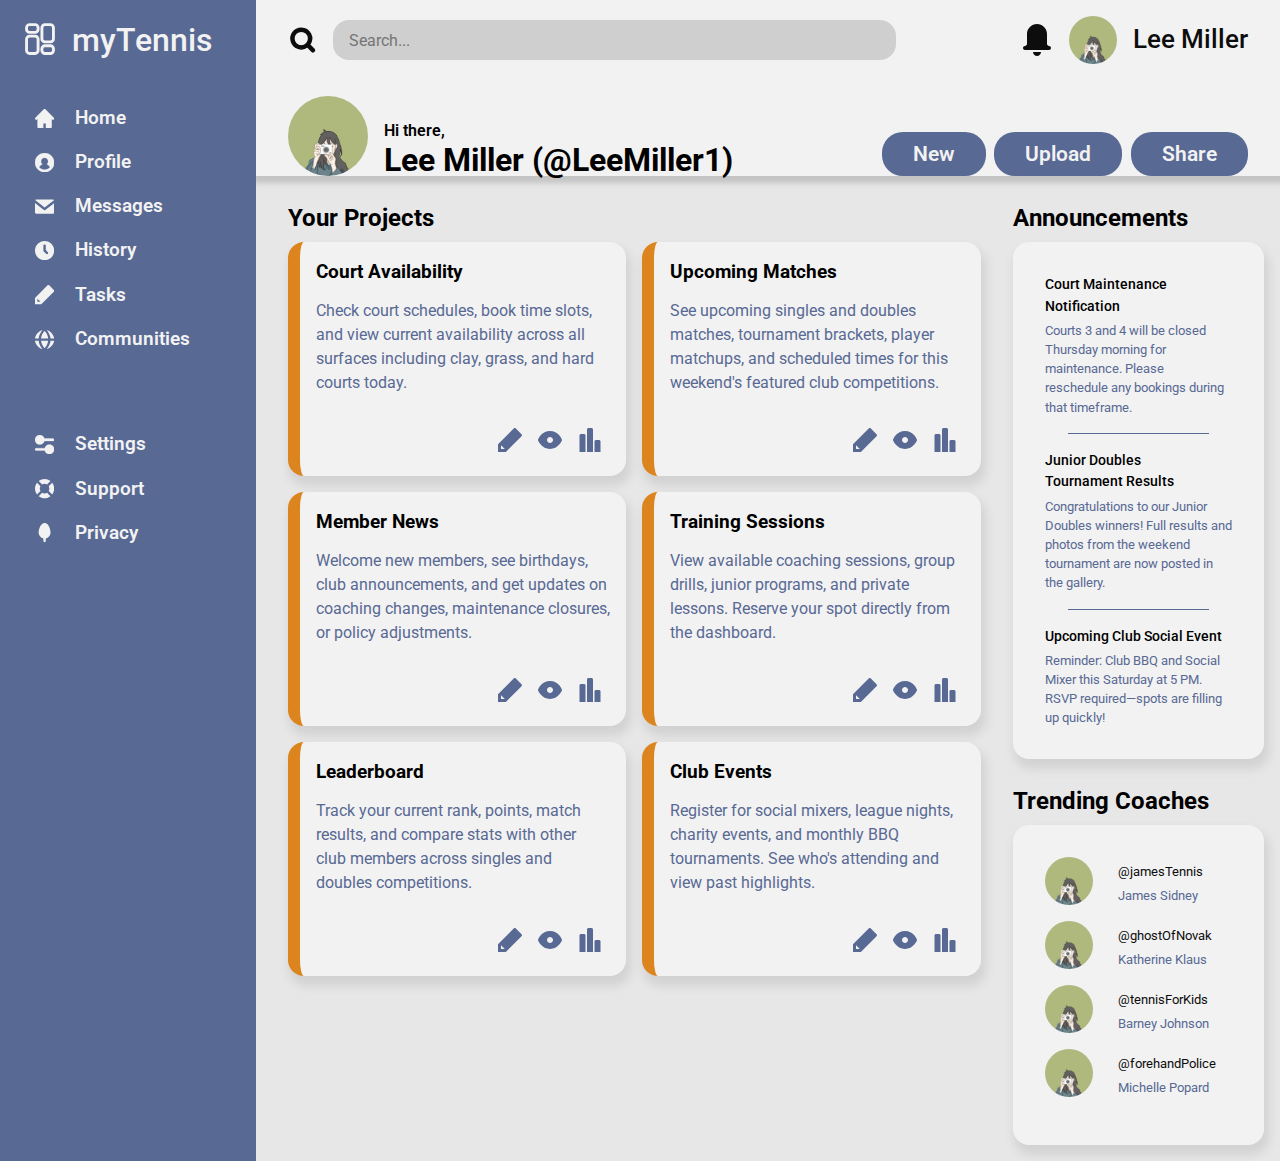
<file: index.html>
<!DOCTYPE html>
<html lang="en">
<head>
  <meta charset="UTF-8">
  <meta name="viewport" content="width=device-width, initial-scale=1.0">
  <link rel="stylesheet" href="styles.css">

  <link rel="preconnect" href="https://fonts.googleapis.com">
  <link rel="preconnect" href="https://fonts.gstatic.com" crossorigin>
  <link href="https://fonts.googleapis.com/css2?family=Roboto:ital,wght@0,100..900;1,100..900&display=swap" rel="stylesheet">

  <title>Dashboard</title>
</head>
<body>
  <div id="container">

    <div id="sidebar">
      <div class="logo">
        <svg viewBox="0 -0.5 25 25" fill="none" xmlns="http://www.w3.org/2000/svg"><g id="SVGRepo_bgCarrier" stroke-width="0"></g><g id="SVGRepo_tracerCarrier" stroke-linecap="round" stroke-linejoin="round"></g><g id="SVGRepo_iconCarrier"> <path fill-rule="evenodd" clip-rule="evenodd" d="M9.918 10.0005H7.082C6.66587 9.99708 6.26541 10.1591 5.96873 10.4509C5.67204 10.7427 5.50343 11.1404 5.5 11.5565V17.4455C5.5077 18.3117 6.21584 19.0078 7.082 19.0005H9.918C10.3341 19.004 10.7346 18.842 11.0313 18.5502C11.328 18.2584 11.4966 17.8607 11.5 17.4445V11.5565C11.4966 11.1404 11.328 10.7427 11.0313 10.4509C10.7346 10.1591 10.3341 9.99708 9.918 10.0005Z" stroke="#f2f2f2" stroke-width="1.5" stroke-linecap="round" stroke-linejoin="round"></path> <path fill-rule="evenodd" clip-rule="evenodd" d="M9.918 4.0006H7.082C6.23326 3.97706 5.52559 4.64492 5.5 5.4936V6.5076C5.52559 7.35629 6.23326 8.02415 7.082 8.0006H9.918C10.7667 8.02415 11.4744 7.35629 11.5 6.5076V5.4936C11.4744 4.64492 10.7667 3.97706 9.918 4.0006Z" stroke="#f2f2f2" stroke-width="1.5" stroke-linecap="round" stroke-linejoin="round"></path> <path fill-rule="evenodd" clip-rule="evenodd" d="M15.082 13.0007H17.917C18.3333 13.0044 18.734 12.8425 19.0309 12.5507C19.3278 12.2588 19.4966 11.861 19.5 11.4447V5.55666C19.4966 5.14054 19.328 4.74282 19.0313 4.45101C18.7346 4.1592 18.3341 3.9972 17.918 4.00066H15.082C14.6659 3.9972 14.2654 4.1592 13.9687 4.45101C13.672 4.74282 13.5034 5.14054 13.5 5.55666V11.4447C13.5034 11.8608 13.672 12.2585 13.9687 12.5503C14.2654 12.8421 14.6659 13.0041 15.082 13.0007Z" stroke="#f2f2f2" stroke-width="1.5" stroke-linecap="round" stroke-linejoin="round"></path> <path fill-rule="evenodd" clip-rule="evenodd" d="M15.082 19.0006H17.917C18.7661 19.0247 19.4744 18.3567 19.5 17.5076V16.4936C19.4744 15.6449 18.7667 14.9771 17.918 15.0006H15.082C14.2333 14.9771 13.5256 15.6449 13.5 16.4936V17.5066C13.525 18.3557 14.2329 19.0241 15.082 19.0006Z" stroke="#f2f2f2" stroke-width="1.5" stroke-linecap="round" stroke-linejoin="round"></path> </g></svg>
        <span>myTennis</span>
      </div>
      
      <div class="upper-nav">
        <ul class="upper-nav-list">
          <li class="inline-menu-item">
            <svg version="1.0" id="Layer_1" xmlns="http://www.w3.org/2000/svg" xmlns:xlink="http://www.w3.org/1999/xlink" viewBox="0 0 64 64" enable-background="new 0 0 64 64" xml:space="preserve" fill="#f2f2f2"><g id="SVGRepo_bgCarrier" stroke-width="0"></g><g id="SVGRepo_tracerCarrier" stroke-linecap="round" stroke-linejoin="round"></g><g id="SVGRepo_iconCarrier"> <path fill="#f2f2f2" d="M62.79,29.172l-28-28C34.009,0.391,32.985,0,31.962,0s-2.047,0.391-2.828,1.172l-28,28 c-1.562,1.566-1.484,4.016,0.078,5.578c1.566,1.57,3.855,1.801,5.422,0.234L8,33.617V60c0,2.211,1.789,4,4,4h16V48h8v16h16 c2.211,0,4-1.789,4-4V33.695l1.195,1.195c1.562,1.562,3.949,1.422,5.516-0.141C64.274,33.188,64.356,30.734,62.79,29.172z"></path> </g></svg>
            <a href="">Home</a>
          </li>
          <li class="inline-menu-item">
            <svg fill="#f2f2f2" version="1.0" id="Layer_1" xmlns="http://www.w3.org/2000/svg" xmlns:xlink="http://www.w3.org/1999/xlink" viewBox="0 0 64 64" enable-background="new 0 0 64 64" xml:space="preserve" stroke="#f2f2f2"><g id="SVGRepo_bgCarrier" stroke-width="0"></g><g id="SVGRepo_tracerCarrier" stroke-linecap="round" stroke-linejoin="round"></g><g id="SVGRepo_iconCarrier"> <path d="M32,0C14.328,0,0,14.328,0,32s14.328,32,32,32s32-14.328,32-32S49.672,0,32,0z M32,56c-7.254,0-13.742-3.234-18.145-8.32 c2.148-4.656,6.016-8.352,10.809-10.246C21.844,35.234,20,31.848,20,28c0-6.625,5.371-12,12-12s12,5.375,12,12 c0,3.848-1.844,7.234-4.664,9.434c4.793,1.895,8.66,5.59,10.809,10.246C45.742,52.766,39.254,56,32,56z"></path> </g></svg>
            <a href="">Profile</a>
          </li>
          <li class="inline-menu-item">
            <svg version="1.0" id="Layer_1" xmlns="http://www.w3.org/2000/svg" xmlns:xlink="http://www.w3.org/1999/xlink" viewBox="0 0 64 64" enable-background="new 0 0 64 64" xml:space="preserve" fill="#f2f2f2"><g id="SVGRepo_bgCarrier" stroke-width="0"></g><g id="SVGRepo_tracerCarrier" stroke-linecap="round" stroke-linejoin="round"></g><g id="SVGRepo_iconCarrier"> <g> <path fill="#f2f2f2" d="M32,34.934L63.617,10.34C62.984,8.965,61.613,8,60,8H4c-1.613,0-2.984,0.965-3.617,2.34L32,34.934z"></path> <path fill="#f2f2f2" d="M34.457,43.156C33.734,43.719,32.867,44,32,44s-1.734-0.281-2.457-0.844L0,20.18V52c0,2.211,1.789,4,4,4h56 c2.211,0,4-1.789,4-4V20.18L34.457,43.156z"></path> </g> </g></svg>
            <a href="">Messages</a>
          </li>
          <li class="inline-menu-item">
            <svg version="1.0" id="Layer_1" xmlns="http://www.w3.org/2000/svg" xmlns:xlink="http://www.w3.org/1999/xlink" viewBox="0 0 64 64" enable-background="new 0 0 64 64" xml:space="preserve" fill="#f2f2f2"><g id="SVGRepo_bgCarrier" stroke-width="0"></g><g id="SVGRepo_tracerCarrier" stroke-linecap="round" stroke-linejoin="round"></g><g id="SVGRepo_iconCarrier"> <path fill="#f2f2f2" d="M32,0C14.328,0,0,14.328,0,32s14.328,32,32,32s32-14.328,32-32S49.672,0,32,0z M42.844,42.844 c-1.566,1.566-4.168,1.488-5.734-0.078l-7.934-7.934c-0.371-0.367-0.664-0.812-0.867-1.305C28.105,33.039,28,32.523,28,32V16 c0-2.211,1.789-4,4-4s4,1.789,4,4v14.344l6.859,6.859C44.426,38.77,44.406,41.281,42.844,42.844z"></path> </g></svg>
            <a href="">History</a>
          </li>
          <li class="inline-menu-item">
            <svg version="1.0" id="Layer_1" xmlns="http://www.w3.org/2000/svg" xmlns:xlink="http://www.w3.org/1999/xlink" viewBox="0 0 64 64" enable-background="new 0 0 64 64" xml:space="preserve" fill="#f2f2f2"><g id="SVGRepo_bgCarrier" stroke-width="0"></g><g id="SVGRepo_tracerCarrier" stroke-linecap="round" stroke-linejoin="round"></g><g id="SVGRepo_iconCarrier"> <path fill="#f2f2f2" d="M62.829,16.484L47.513,1.171c-1.562-1.563-4.094-1.563-5.657,0L0,43.031V64h20.973l41.856-41.855 C64.392,20.577,64.392,18.05,62.829,16.484z M18,56H8V46l0.172-0.172l10,10L18,56z"></path> </g></svg>
            <a href="">Tasks</a>
          </li>
          <li class="inline-menu-item">
            <svg version="1.0" id="Layer_1" xmlns="http://www.w3.org/2000/svg" xmlns:xlink="http://www.w3.org/1999/xlink" viewBox="0 0 64 64" enable-background="new 0 0 64 64" xml:space="preserve" fill="#f2f2f2"><g id="SVGRepo_bgCarrier" stroke-width="0"></g><g id="SVGRepo_tracerCarrier" stroke-linecap="round" stroke-linejoin="round"></g><g id="SVGRepo_iconCarrier"> <g> <path fill="#f2f2f2" d="M32,3.457C25.496,9.84,21.152,18.418,20.203,28h23.594C42.848,18.418,38.504,9.84,32,3.457z"></path> <path fill="#f2f2f2" d="M38.812,0c6.148,7.367,12.148,17.871,12.984,28H64C62.398,15.195,51.812,3.875,38.812,0z"></path> <path fill="#f2f2f2" d="M20.203,36C21.152,45.582,25.496,54.16,32,60.543C38.504,54.16,42.848,45.582,43.797,36H20.203z"></path> <path fill="#f2f2f2" d="M0,28h12.203c0.836-10.129,6.836-20.633,12.984-28C12.062,4.062,1.602,15.195,0,28z"></path> <path fill="#f2f2f2" d="M25.125,64c-6.148-7.367-12.086-17.871-12.922-28H0C1.602,48.805,12.062,60.125,25.125,64z"></path> <path fill="#f2f2f2" d="M64,36H51.797c-0.836,10.129-6.836,20.633-12.984,28C52,60.125,62.398,48.805,64,36z"></path> </g> </g></svg>
            <a href="">Communities</a>
          </li>
        </ul>
      </div>

      <div class="lower-nav">
        <ul class="lower-nav-list">
          <li class="inline-menu-item">
            <svg version="1.0" id="Layer_1" xmlns="http://www.w3.org/2000/svg" xmlns:xlink="http://www.w3.org/1999/xlink" viewBox="0 0 64 64" enable-background="new 0 0 64 64" xml:space="preserve" fill="#f2f2f2" stroke="#f2f2f2"><g id="SVGRepo_bgCarrier" stroke-width="0"></g><g id="SVGRepo_tracerCarrier" stroke-linecap="round" stroke-linejoin="round"></g><g id="SVGRepo_iconCarrier"> <g> <path fill="#f2f2f2" d="M16,32c7.445,0,13.648-5.109,15.434-12H60c2.211,0,4-1.789,4-4s-1.789-4-4-4H31.434 C29.648,5.109,23.445,0,16,0C7.164,0,0,7.164,0,16S7.164,32,16,32z"></path> <path fill="#f2f2f2" d="M48,32c-7.445,0-13.648,5.109-15.434,12H4c-2.211,0-4,1.789-4,4s1.789,4,4,4h28.566 C34.352,58.891,40.555,64,48,64c8.836,0,16-7.164,16-16S56.836,32,48,32z"></path> </g> </g></svg>
            <a href="">Settings</a></li>
          <li class="inline-menu-item">
            <svg version="1.0" id="Layer_1" xmlns="http://www.w3.org/2000/svg" xmlns:xlink="http://www.w3.org/1999/xlink" viewBox="0 0 64 64" enable-background="new 0 0 64 64" xml:space="preserve" fill="#f2f2f2"><g id="SVGRepo_bgCarrier" stroke-width="0"></g><g id="SVGRepo_tracerCarrier" stroke-linecap="round" stroke-linejoin="round"></g><g id="SVGRepo_iconCarrier"> <g> <path fill="#f2f2f2" d="M32,16c2.961,0,5.699,0.859,8.078,2.262l11.52-11.52C46.18,2.531,39.391,0,32,0 c-7.395,0-14.18,2.531-19.602,6.742l11.52,11.523C26.297,16.859,29.039,16,32,16z"></path> <path fill="#f2f2f2" d="M57.262,12.406L45.738,23.922C47.141,26.301,48,29.039,48,32s-0.859,5.703-2.262,8.078l11.52,11.52 C61.469,46.18,64,39.391,64,32S61.469,17.82,57.262,12.406z"></path> <path fill="#f2f2f2" d="M40.078,45.738C37.699,47.141,34.961,48,32,48s-5.699-0.859-8.078-2.262l-11.52,11.52 C17.82,61.469,24.609,64,32,64s14.18-2.531,19.598-6.742L40.078,45.738z"></path> <path fill="#f2f2f2" d="M16,32c0-2.961,0.859-5.699,2.262-8.078l-11.52-11.52C2.531,17.82,0,24.609,0,32 c0,7.395,2.531,14.18,6.742,19.602l11.52-11.523C16.859,37.703,16,34.961,16,32z"></path> </g> </g></svg>
            <a href="">Support</a></li>
          <li class="inline-menu-item">
            <svg version="1.0" id="Layer_1" xmlns="http://www.w3.org/2000/svg" xmlns:xlink="http://www.w3.org/1999/xlink" viewBox="0 0 64 64" enable-background="new 0 0 64 64" xml:space="preserve" fill="#f2f2f2"><g id="SVGRepo_bgCarrier" stroke-width="0"></g><g id="SVGRepo_tracerCarrier" stroke-linecap="round" stroke-linejoin="round"></g><g id="SVGRepo_iconCarrier"> <path fill="#f2f2f2" d="M32,0C18.148,0,12,23.188,12,32c0,9.656,6.883,17.734,16,19.594V60c0,2.211,1.789,4,4,4s4-1.789,4-4v-8.406 C45.117,49.734,52,41.656,52,32C52,22.891,46.051,0,32,0z"></path> </g></svg>
            <a href="">Privacy</a></li>
        </ul>
      </div>
    </div>

    <div id="header">
      <div class="header-top">
        <div class="search-bar">
          <svg viewBox="0 0 20 20" xmlns="http://www.w3.org/2000/svg" fill="none" stroke="#0d0d0d"><g id="SVGRepo_bgCarrier" stroke-width="0"></g><g id="SVGRepo_tracerCarrier" stroke-linecap="round" stroke-linejoin="round"></g><g id="SVGRepo_iconCarrier"> <path fill="#0d0d0d" fill-rule="evenodd" d="M4 9a5 5 0 1110 0A5 5 0 014 9zm5-7a7 7 0 104.2 12.6.999.999 0 00.093.107l3 3a1 1 0 001.414-1.414l-3-3a.999.999 0 00-.107-.093A7 7 0 009 2z"></path> </g></svg>
          <label for="search-query"></label>
          <input type="text" name="search-query" id="search-query" placeholder="Search...">
        </div>
        <div class="alerts-profile-area">
          <svg version="1.0" id="Layer_1" xmlns="http://www.w3.org/2000/svg" xmlns:xlink="http://www.w3.org/1999/xlink" viewBox="0 0 64 64" enable-background="new 0 0 64 64" xml:space="preserve" fill="#0d0d0d"><g id="SVGRepo_bgCarrier" stroke-width="0"></g><g id="SVGRepo_tracerCarrier" stroke-linecap="round" stroke-linejoin="round"></g><g id="SVGRepo_iconCarrier"> <g> <path fill="#0d0d0d" d="M56,44c-1.832,0-4-2.168-4-4V20C52,8.973,43.027,0,32,0S12,8.973,12,20v20c0,1.793-2.207,4-4,4 c-2.211,0-4,1.789-4,4s1.789,4,4,4h48c2.211,0,4-1.789,4-4S58.211,44,56,44z"></path> <path fill="#0d0d0d" d="M32,64c4.418,0,8-3.582,8-8H24C24,60.418,27.582,64,32,64z"></path> </g> </g></svg>
          <img src="photos/girl-9617241_640.png" alt="A hand-drawn image of a girl with a camera. By buah_cherri via Pixabay">
          <h3 class="user-name"><a href="">Lee Miller</a></h3>
        </div>
      </div>
      <div class="header-bottom">
        <div class="salutation-area">
          <img src="photos/girl-9617241_640.png" alt="A hand-drawn image of a girl with a camera. By buah_cherri via Pixabay">
          <div class="salutation-text-area">
            <p>Hi there,</p>
            <h1>Lee Miller (@LeeMiller1)</h1>
          </div>
        </div>
        <div class="three-button-area">
          <button type="button">New</button>
          <button type="button">Upload</button>
          <button type="button">Share</button>
        </div>
      </div>
    </div>

    <div id="main-content">
      <div class="projects-area">
        <h2 class="main-content-heading">Your Projects</h2>
        <div class="projects-card-area">
          <div class="project-card card">
            <h3>Court Availability</h3>
            <p>Check court schedules, book time slots, and view current availability across all surfaces including clay, grass, and hard courts today.</p>
            <div class="card-svg-row">
              <svg version="1.0" id="Layer_1" xmlns="http://www.w3.org/2000/svg" xmlns:xlink="http://www.w3.org/1999/xlink" viewBox="0 0 64 64" enable-background="new 0 0 64 64" xml:space="preserve" fill="currentColor"><g id="SVGRepo_bgCarrier" stroke-width="0"></g><g id="SVGRepo_tracerCarrier" stroke-linecap="round" stroke-linejoin="round"></g><g id="SVGRepo_iconCarrier"> <path fill="currentColor" d="M62.829,16.484L47.513,1.171c-1.562-1.563-4.094-1.563-5.657,0L0,43.031V64h20.973l41.856-41.855 C64.392,20.577,64.392,18.05,62.829,16.484z M18,56H8V46l0.172-0.172l10,10L18,56z"></path> </g></svg>
              <svg version="1.0" id="Layer_1" xmlns="http://www.w3.org/2000/svg" xmlns:xlink="http://www.w3.org/1999/xlink" viewBox="0 0 64 64" enable-background="new 0 0 64 64" xml:space="preserve" fill="currentColor"><g id="SVGRepo_bgCarrier" stroke-width="0"></g><g id="SVGRepo_tracerCarrier" stroke-linecap="round" stroke-linejoin="round"></g><g id="SVGRepo_iconCarrier"> <path fill="currentColor" d="M63.714,30.516C63.347,29.594,54.448,8,31.999,8S0.651,29.594,0.284,30.516 c-0.379,0.953-0.379,2.016,0,2.969C0.651,34.406,9.55,56,31.999,56s31.348-21.594,31.715-22.516 C64.093,32.531,64.093,31.469,63.714,30.516z M31.999,40c-4.418,0-8-3.582-8-8s3.582-8,8-8s8,3.582,8,8S36.417,40,31.999,40z"></path> </g></svg>
              <svg version="1.0" id="Layer_1" xmlns="http://www.w3.org/2000/svg" xmlns:xlink="http://www.w3.org/1999/xlink" viewBox="0 0 64 64" enable-background="new 0 0 64 64" xml:space="preserve" fill="currentColor"><g id="SVGRepo_bgCarrier" stroke-width="0"></g><g id="SVGRepo_tracerCarrier" stroke-linecap="round" stroke-linejoin="round"></g><g id="SVGRepo_iconCarrier"> <g> <path fill="currentColor" d="M40,64V4c0-2.211-1.789-4-4-4h-8c-2.211,0-4,1.789-4,4v60H40z"></path> <path fill="currentColor" d="M20,64V20c0-2.211-1.789-4-4-4H8c-2.211,0-4,1.789-4,4v44H20z"></path> <path fill="currentColor" d="M60,36c0-2.211-1.789-4-4-4h-8c-2.211,0-4,1.789-4,4v28h16V36z"></path> </g> </g></svg>
            </div>
          </div>
          <div class="project-card card">
            <h3>Upcoming Matches</h3>
            <p>See upcoming singles and doubles matches, tournament brackets, player matchups, and scheduled times for this weekend's featured club competitions.</p>
            <div class="card-svg-row">
              <svg version="1.0" id="Layer_1" xmlns="http://www.w3.org/2000/svg" xmlns:xlink="http://www.w3.org/1999/xlink" viewBox="0 0 64 64" enable-background="new 0 0 64 64" xml:space="preserve" fill="currentColor"><g id="SVGRepo_bgCarrier" stroke-width="0"></g><g id="SVGRepo_tracerCarrier" stroke-linecap="round" stroke-linejoin="round"></g><g id="SVGRepo_iconCarrier"> <path fill="currentColor" d="M62.829,16.484L47.513,1.171c-1.562-1.563-4.094-1.563-5.657,0L0,43.031V64h20.973l41.856-41.855 C64.392,20.577,64.392,18.05,62.829,16.484z M18,56H8V46l0.172-0.172l10,10L18,56z"></path> </g></svg>
              <svg version="1.0" id="Layer_1" xmlns="http://www.w3.org/2000/svg" xmlns:xlink="http://www.w3.org/1999/xlink" viewBox="0 0 64 64" enable-background="new 0 0 64 64" xml:space="preserve" fill="currentColor"><g id="SVGRepo_bgCarrier" stroke-width="0"></g><g id="SVGRepo_tracerCarrier" stroke-linecap="round" stroke-linejoin="round"></g><g id="SVGRepo_iconCarrier"> <path fill="currentColor" d="M63.714,30.516C63.347,29.594,54.448,8,31.999,8S0.651,29.594,0.284,30.516 c-0.379,0.953-0.379,2.016,0,2.969C0.651,34.406,9.55,56,31.999,56s31.348-21.594,31.715-22.516 C64.093,32.531,64.093,31.469,63.714,30.516z M31.999,40c-4.418,0-8-3.582-8-8s3.582-8,8-8s8,3.582,8,8S36.417,40,31.999,40z"></path> </g></svg>
              <svg version="1.0" id="Layer_1" xmlns="http://www.w3.org/2000/svg" xmlns:xlink="http://www.w3.org/1999/xlink" viewBox="0 0 64 64" enable-background="new 0 0 64 64" xml:space="preserve" fill="currentColor"><g id="SVGRepo_bgCarrier" stroke-width="0"></g><g id="SVGRepo_tracerCarrier" stroke-linecap="round" stroke-linejoin="round"></g><g id="SVGRepo_iconCarrier"> <g> <path fill="currentColor" d="M40,64V4c0-2.211-1.789-4-4-4h-8c-2.211,0-4,1.789-4,4v60H40z"></path> <path fill="currentColor" d="M20,64V20c0-2.211-1.789-4-4-4H8c-2.211,0-4,1.789-4,4v44H20z"></path> <path fill="currentColor" d="M60,36c0-2.211-1.789-4-4-4h-8c-2.211,0-4,1.789-4,4v28h16V36z"></path> </g> </g></svg>
            </div>
          </div>
          <div class="project-card card">
            <h3>Member News</h3>
            <p>Welcome new members, see birthdays, club announcements, and get updates on coaching changes, maintenance closures, or policy adjustments.</p>
            <div class="card-svg-row">
              <svg version="1.0" id="Layer_1" xmlns="http://www.w3.org/2000/svg" xmlns:xlink="http://www.w3.org/1999/xlink" viewBox="0 0 64 64" enable-background="new 0 0 64 64" xml:space="preserve" fill="currentColor"><g id="SVGRepo_bgCarrier" stroke-width="0"></g><g id="SVGRepo_tracerCarrier" stroke-linecap="round" stroke-linejoin="round"></g><g id="SVGRepo_iconCarrier"> <path fill="currentColor" d="M62.829,16.484L47.513,1.171c-1.562-1.563-4.094-1.563-5.657,0L0,43.031V64h20.973l41.856-41.855 C64.392,20.577,64.392,18.05,62.829,16.484z M18,56H8V46l0.172-0.172l10,10L18,56z"></path> </g></svg>
              <svg version="1.0" id="Layer_1" xmlns="http://www.w3.org/2000/svg" xmlns:xlink="http://www.w3.org/1999/xlink" viewBox="0 0 64 64" enable-background="new 0 0 64 64" xml:space="preserve" fill="currentColor"><g id="SVGRepo_bgCarrier" stroke-width="0"></g><g id="SVGRepo_tracerCarrier" stroke-linecap="round" stroke-linejoin="round"></g><g id="SVGRepo_iconCarrier"> <path fill="currentColor" d="M63.714,30.516C63.347,29.594,54.448,8,31.999,8S0.651,29.594,0.284,30.516 c-0.379,0.953-0.379,2.016,0,2.969C0.651,34.406,9.55,56,31.999,56s31.348-21.594,31.715-22.516 C64.093,32.531,64.093,31.469,63.714,30.516z M31.999,40c-4.418,0-8-3.582-8-8s3.582-8,8-8s8,3.582,8,8S36.417,40,31.999,40z"></path> </g></svg>
              <svg version="1.0" id="Layer_1" xmlns="http://www.w3.org/2000/svg" xmlns:xlink="http://www.w3.org/1999/xlink" viewBox="0 0 64 64" enable-background="new 0 0 64 64" xml:space="preserve" fill="currentColor"><g id="SVGRepo_bgCarrier" stroke-width="0"></g><g id="SVGRepo_tracerCarrier" stroke-linecap="round" stroke-linejoin="round"></g><g id="SVGRepo_iconCarrier"> <g> <path fill="currentColor" d="M40,64V4c0-2.211-1.789-4-4-4h-8c-2.211,0-4,1.789-4,4v60H40z"></path> <path fill="currentColor" d="M20,64V20c0-2.211-1.789-4-4-4H8c-2.211,0-4,1.789-4,4v44H20z"></path> <path fill="currentColor" d="M60,36c0-2.211-1.789-4-4-4h-8c-2.211,0-4,1.789-4,4v28h16V36z"></path> </g> </g></svg>
            </div>
          </div>
          <div class="project-card card">
            <h3>Training Sessions</h3>
            <p>View available coaching sessions, group drills, junior programs, and private lessons. Reserve your spot directly from the dashboard.</p>
            <div class="card-svg-row">
              <svg version="1.0" id="Layer_1" xmlns="http://www.w3.org/2000/svg" xmlns:xlink="http://www.w3.org/1999/xlink" viewBox="0 0 64 64" enable-background="new 0 0 64 64" xml:space="preserve" fill="currentColor"><g id="SVGRepo_bgCarrier" stroke-width="0"></g><g id="SVGRepo_tracerCarrier" stroke-linecap="round" stroke-linejoin="round"></g><g id="SVGRepo_iconCarrier"> <path fill="currentColor" d="M62.829,16.484L47.513,1.171c-1.562-1.563-4.094-1.563-5.657,0L0,43.031V64h20.973l41.856-41.855 C64.392,20.577,64.392,18.05,62.829,16.484z M18,56H8V46l0.172-0.172l10,10L18,56z"></path> </g></svg>
              <svg version="1.0" id="Layer_1" xmlns="http://www.w3.org/2000/svg" xmlns:xlink="http://www.w3.org/1999/xlink" viewBox="0 0 64 64" enable-background="new 0 0 64 64" xml:space="preserve" fill="currentColor"><g id="SVGRepo_bgCarrier" stroke-width="0"></g><g id="SVGRepo_tracerCarrier" stroke-linecap="round" stroke-linejoin="round"></g><g id="SVGRepo_iconCarrier"> <path fill="currentColor" d="M63.714,30.516C63.347,29.594,54.448,8,31.999,8S0.651,29.594,0.284,30.516 c-0.379,0.953-0.379,2.016,0,2.969C0.651,34.406,9.55,56,31.999,56s31.348-21.594,31.715-22.516 C64.093,32.531,64.093,31.469,63.714,30.516z M31.999,40c-4.418,0-8-3.582-8-8s3.582-8,8-8s8,3.582,8,8S36.417,40,31.999,40z"></path> </g></svg>
              <svg version="1.0" id="Layer_1" xmlns="http://www.w3.org/2000/svg" xmlns:xlink="http://www.w3.org/1999/xlink" viewBox="0 0 64 64" enable-background="new 0 0 64 64" xml:space="preserve" fill="currentColor"><g id="SVGRepo_bgCarrier" stroke-width="0"></g><g id="SVGRepo_tracerCarrier" stroke-linecap="round" stroke-linejoin="round"></g><g id="SVGRepo_iconCarrier"> <g> <path fill="currentColor" d="M40,64V4c0-2.211-1.789-4-4-4h-8c-2.211,0-4,1.789-4,4v60H40z"></path> <path fill="currentColor" d="M20,64V20c0-2.211-1.789-4-4-4H8c-2.211,0-4,1.789-4,4v44H20z"></path> <path fill="currentColor" d="M60,36c0-2.211-1.789-4-4-4h-8c-2.211,0-4,1.789-4,4v28h16V36z"></path> </g> </g></svg>
            </div>
          </div>
          <div class="project-card card">
            <h3>Leaderboard</h3>
            <p>Track your current rank, points, match results, and compare stats with other club members across singles and doubles competitions.</p>
            <div class="card-svg-row">
              <svg version="1.0" id="Layer_1" xmlns="http://www.w3.org/2000/svg" xmlns:xlink="http://www.w3.org/1999/xlink" viewBox="0 0 64 64" enable-background="new 0 0 64 64" xml:space="preserve" fill="currentColor"><g id="SVGRepo_bgCarrier" stroke-width="0"></g><g id="SVGRepo_tracerCarrier" stroke-linecap="round" stroke-linejoin="round"></g><g id="SVGRepo_iconCarrier"> <path fill="currentColor" d="M62.829,16.484L47.513,1.171c-1.562-1.563-4.094-1.563-5.657,0L0,43.031V64h20.973l41.856-41.855 C64.392,20.577,64.392,18.05,62.829,16.484z M18,56H8V46l0.172-0.172l10,10L18,56z"></path> </g></svg>
              <svg version="1.0" id="Layer_1" xmlns="http://www.w3.org/2000/svg" xmlns:xlink="http://www.w3.org/1999/xlink" viewBox="0 0 64 64" enable-background="new 0 0 64 64" xml:space="preserve" fill="currentColor"><g id="SVGRepo_bgCarrier" stroke-width="0"></g><g id="SVGRepo_tracerCarrier" stroke-linecap="round" stroke-linejoin="round"></g><g id="SVGRepo_iconCarrier"> <path fill="currentColor" d="M63.714,30.516C63.347,29.594,54.448,8,31.999,8S0.651,29.594,0.284,30.516 c-0.379,0.953-0.379,2.016,0,2.969C0.651,34.406,9.55,56,31.999,56s31.348-21.594,31.715-22.516 C64.093,32.531,64.093,31.469,63.714,30.516z M31.999,40c-4.418,0-8-3.582-8-8s3.582-8,8-8s8,3.582,8,8S36.417,40,31.999,40z"></path> </g></svg>
              <svg version="1.0" id="Layer_1" xmlns="http://www.w3.org/2000/svg" xmlns:xlink="http://www.w3.org/1999/xlink" viewBox="0 0 64 64" enable-background="new 0 0 64 64" xml:space="preserve" fill="currentColor"><g id="SVGRepo_bgCarrier" stroke-width="0"></g><g id="SVGRepo_tracerCarrier" stroke-linecap="round" stroke-linejoin="round"></g><g id="SVGRepo_iconCarrier"> <g> <path fill="currentColor" d="M40,64V4c0-2.211-1.789-4-4-4h-8c-2.211,0-4,1.789-4,4v60H40z"></path> <path fill="currentColor" d="M20,64V20c0-2.211-1.789-4-4-4H8c-2.211,0-4,1.789-4,4v44H20z"></path> <path fill="currentColor" d="M60,36c0-2.211-1.789-4-4-4h-8c-2.211,0-4,1.789-4,4v28h16V36z"></path> </g> </g></svg>
            </div>
          </div>
          <div class="project-card card">
            <h3>Club Events</h3>
            <p>Register for social mixers, league nights, charity events, and monthly BBQ tournaments. See who's attending and view past highlights.</p>
            <div class="card-svg-row">
              <svg version="1.0" id="Layer_1" xmlns="http://www.w3.org/2000/svg" xmlns:xlink="http://www.w3.org/1999/xlink" viewBox="0 0 64 64" enable-background="new 0 0 64 64" xml:space="preserve" fill="currentColor"><g id="SVGRepo_bgCarrier" stroke-width="0"></g><g id="SVGRepo_tracerCarrier" stroke-linecap="round" stroke-linejoin="round"></g><g id="SVGRepo_iconCarrier"> <path fill="currentColor" d="M62.829,16.484L47.513,1.171c-1.562-1.563-4.094-1.563-5.657,0L0,43.031V64h20.973l41.856-41.855 C64.392,20.577,64.392,18.05,62.829,16.484z M18,56H8V46l0.172-0.172l10,10L18,56z"></path> </g></svg>
              <svg version="1.0" id="Layer_1" xmlns="http://www.w3.org/2000/svg" xmlns:xlink="http://www.w3.org/1999/xlink" viewBox="0 0 64 64" enable-background="new 0 0 64 64" xml:space="preserve" fill="currentColor"><g id="SVGRepo_bgCarrier" stroke-width="0"></g><g id="SVGRepo_tracerCarrier" stroke-linecap="round" stroke-linejoin="round"></g><g id="SVGRepo_iconCarrier"> <path fill="currentColor" d="M63.714,30.516C63.347,29.594,54.448,8,31.999,8S0.651,29.594,0.284,30.516 c-0.379,0.953-0.379,2.016,0,2.969C0.651,34.406,9.55,56,31.999,56s31.348-21.594,31.715-22.516 C64.093,32.531,64.093,31.469,63.714,30.516z M31.999,40c-4.418,0-8-3.582-8-8s3.582-8,8-8s8,3.582,8,8S36.417,40,31.999,40z"></path> </g></svg>
              <svg version="1.0" id="Layer_1" xmlns="http://www.w3.org/2000/svg" xmlns:xlink="http://www.w3.org/1999/xlink" viewBox="0 0 64 64" enable-background="new 0 0 64 64" xml:space="preserve" fill="currentColor"><g id="SVGRepo_bgCarrier" stroke-width="0"></g><g id="SVGRepo_tracerCarrier" stroke-linecap="round" stroke-linejoin="round"></g><g id="SVGRepo_iconCarrier"> <g> <path fill="currentColor" d="M40,64V4c0-2.211-1.789-4-4-4h-8c-2.211,0-4,1.789-4,4v60H40z"></path> <path fill="currentColor" d="M20,64V20c0-2.211-1.789-4-4-4H8c-2.211,0-4,1.789-4,4v44H20z"></path> <path fill="currentColor" d="M60,36c0-2.211-1.789-4-4-4h-8c-2.211,0-4,1.789-4,4v28h16V36z"></path> </g> </g></svg>
            </div>
          </div>
        </div>
        
      </div>
      <div class="announcements-trending-area">
        <div class="announcements-area">
          <h2 class="main-content-heading">Announcements</h2>
          <div class="announcements-card card">
            <h3>Court Maintenance Notification</h3>
            <p>Courts 3 and 4 will be closed Thursday morning for maintenance. Please reschedule any bookings during that timeframe.</p>
            <div class="announcements-divider-line"></div>
            <h3>Junior Doubles Tournament Results</h3>
            <p>Congratulations to our Junior Doubles winners! Full results and photos from the weekend tournament are now posted in the gallery.</p>
            <div class="announcements-divider-line"></div>
            <h3>Upcoming Club Social Event</h3>
            <p>Reminder: Club BBQ and Social Mixer this Saturday at 5 PM. RSVP required—spots are filling up quickly!</p>
          </div>
        </div>
        <div class="trending-area">
          <h2 class="main-content-heading">Trending Coaches</h2>
          <div class="trending-card card">
            <div class="trending-line">
              <img src="photos/girl-9617241_640.png" alt="A hand-drawn image of a girl with a camera. By buah_cherri via Pixabay">
              <p class="handle">@jamesTennis</p>
              <p class="username">James Sidney</p>
            </div>
            <div class="trending-line">
              <img src="photos/girl-9617241_640.png" alt="A hand-drawn image of a girl with a camera. By buah_cherri via Pixabay">
              <p class="handle">@ghostOfNovak</p>
              <p class="username">Katherine Klaus</p>
            </div>
            <div class="trending-line">
              <img src="photos/girl-9617241_640.png" alt="A hand-drawn image of a girl with a camera. By buah_cherri via Pixabay">
              <p class="handle">@tennisForKids</p>
              <p class="username">Barney Johnson</p>
            </div>
            <div class="trending-line">
              <img src="photos/girl-9617241_640.png" alt="A hand-drawn image of a girl with a camera. By buah_cherri via Pixabay">
              <p class="handle">@forehandPolice</p>
              <p class="username">Michelle Popard</p>
            </div>
          </div>
        </div>
      </div>
    </div>

  </div>
</body>
</html>
</file>
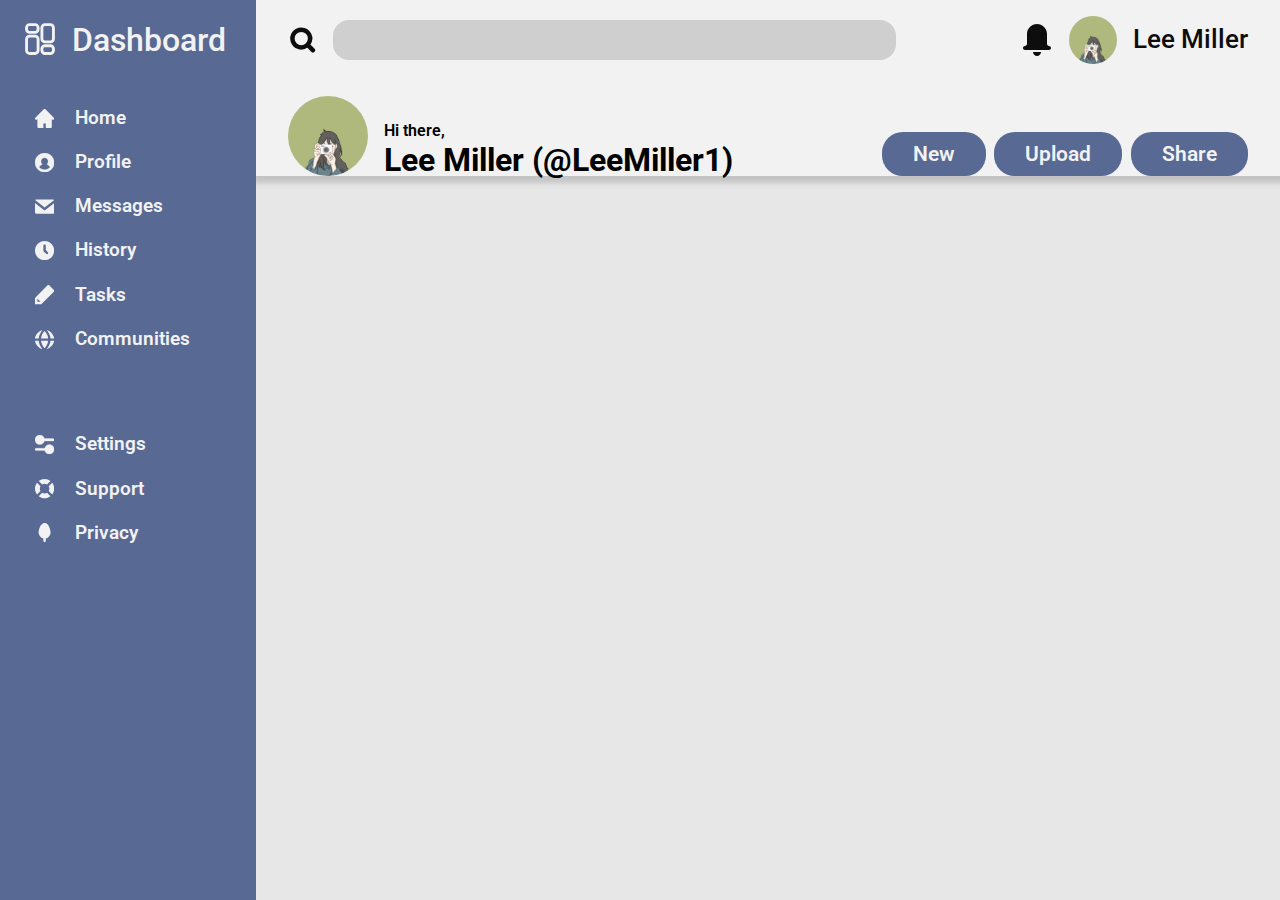
<file: dashboard.html>
<!DOCTYPE html>
<html lang="en">
<head>
  <meta charset="UTF-8">
  <meta name="viewport" content="width=device-width, initial-scale=1.0">
  <link rel="stylesheet" href="styles.css">

  <link rel="preconnect" href="https://fonts.googleapis.com">
  <link rel="preconnect" href="https://fonts.gstatic.com" crossorigin>
  <link href="https://fonts.googleapis.com/css2?family=Roboto:ital,wght@0,100..900;1,100..900&display=swap" rel="stylesheet">

  <title>Dashboard</title>
</head>
<body>
  <div id="container">

    <div id="sidebar">
      <div class="logo">
        <svg viewBox="0 -0.5 25 25" fill="none" xmlns="http://www.w3.org/2000/svg"><g id="SVGRepo_bgCarrier" stroke-width="0"></g><g id="SVGRepo_tracerCarrier" stroke-linecap="round" stroke-linejoin="round"></g><g id="SVGRepo_iconCarrier"> <path fill-rule="evenodd" clip-rule="evenodd" d="M9.918 10.0005H7.082C6.66587 9.99708 6.26541 10.1591 5.96873 10.4509C5.67204 10.7427 5.50343 11.1404 5.5 11.5565V17.4455C5.5077 18.3117 6.21584 19.0078 7.082 19.0005H9.918C10.3341 19.004 10.7346 18.842 11.0313 18.5502C11.328 18.2584 11.4966 17.8607 11.5 17.4445V11.5565C11.4966 11.1404 11.328 10.7427 11.0313 10.4509C10.7346 10.1591 10.3341 9.99708 9.918 10.0005Z" stroke="#f2f2f2" stroke-width="1.5" stroke-linecap="round" stroke-linejoin="round"></path> <path fill-rule="evenodd" clip-rule="evenodd" d="M9.918 4.0006H7.082C6.23326 3.97706 5.52559 4.64492 5.5 5.4936V6.5076C5.52559 7.35629 6.23326 8.02415 7.082 8.0006H9.918C10.7667 8.02415 11.4744 7.35629 11.5 6.5076V5.4936C11.4744 4.64492 10.7667 3.97706 9.918 4.0006Z" stroke="#f2f2f2" stroke-width="1.5" stroke-linecap="round" stroke-linejoin="round"></path> <path fill-rule="evenodd" clip-rule="evenodd" d="M15.082 13.0007H17.917C18.3333 13.0044 18.734 12.8425 19.0309 12.5507C19.3278 12.2588 19.4966 11.861 19.5 11.4447V5.55666C19.4966 5.14054 19.328 4.74282 19.0313 4.45101C18.7346 4.1592 18.3341 3.9972 17.918 4.00066H15.082C14.6659 3.9972 14.2654 4.1592 13.9687 4.45101C13.672 4.74282 13.5034 5.14054 13.5 5.55666V11.4447C13.5034 11.8608 13.672 12.2585 13.9687 12.5503C14.2654 12.8421 14.6659 13.0041 15.082 13.0007Z" stroke="#f2f2f2" stroke-width="1.5" stroke-linecap="round" stroke-linejoin="round"></path> <path fill-rule="evenodd" clip-rule="evenodd" d="M15.082 19.0006H17.917C18.7661 19.0247 19.4744 18.3567 19.5 17.5076V16.4936C19.4744 15.6449 18.7667 14.9771 17.918 15.0006H15.082C14.2333 14.9771 13.5256 15.6449 13.5 16.4936V17.5066C13.525 18.3557 14.2329 19.0241 15.082 19.0006Z" stroke="#f2f2f2" stroke-width="1.5" stroke-linecap="round" stroke-linejoin="round"></path> </g></svg>
        <span>Dashboard</span>
      </div>
      
      <div class="upper-nav">
        <ul class="upper-nav-list">
          <li class="inline-menu-item">
            <svg version="1.0" id="Layer_1" xmlns="http://www.w3.org/2000/svg" xmlns:xlink="http://www.w3.org/1999/xlink" viewBox="0 0 64 64" enable-background="new 0 0 64 64" xml:space="preserve" fill="#f2f2f2"><g id="SVGRepo_bgCarrier" stroke-width="0"></g><g id="SVGRepo_tracerCarrier" stroke-linecap="round" stroke-linejoin="round"></g><g id="SVGRepo_iconCarrier"> <path fill="#f2f2f2" d="M62.79,29.172l-28-28C34.009,0.391,32.985,0,31.962,0s-2.047,0.391-2.828,1.172l-28,28 c-1.562,1.566-1.484,4.016,0.078,5.578c1.566,1.57,3.855,1.801,5.422,0.234L8,33.617V60c0,2.211,1.789,4,4,4h16V48h8v16h16 c2.211,0,4-1.789,4-4V33.695l1.195,1.195c1.562,1.562,3.949,1.422,5.516-0.141C64.274,33.188,64.356,30.734,62.79,29.172z"></path> </g></svg>
            <a href="">Home</a>
          </li>
          <li class="inline-menu-item">
            <svg fill="#f2f2f2" version="1.0" id="Layer_1" xmlns="http://www.w3.org/2000/svg" xmlns:xlink="http://www.w3.org/1999/xlink" viewBox="0 0 64 64" enable-background="new 0 0 64 64" xml:space="preserve" stroke="#f2f2f2"><g id="SVGRepo_bgCarrier" stroke-width="0"></g><g id="SVGRepo_tracerCarrier" stroke-linecap="round" stroke-linejoin="round"></g><g id="SVGRepo_iconCarrier"> <path d="M32,0C14.328,0,0,14.328,0,32s14.328,32,32,32s32-14.328,32-32S49.672,0,32,0z M32,56c-7.254,0-13.742-3.234-18.145-8.32 c2.148-4.656,6.016-8.352,10.809-10.246C21.844,35.234,20,31.848,20,28c0-6.625,5.371-12,12-12s12,5.375,12,12 c0,3.848-1.844,7.234-4.664,9.434c4.793,1.895,8.66,5.59,10.809,10.246C45.742,52.766,39.254,56,32,56z"></path> </g></svg>
            <a href="">Profile</a>
          </li>
          <li class="inline-menu-item">
            <svg version="1.0" id="Layer_1" xmlns="http://www.w3.org/2000/svg" xmlns:xlink="http://www.w3.org/1999/xlink" viewBox="0 0 64 64" enable-background="new 0 0 64 64" xml:space="preserve" fill="#f2f2f2"><g id="SVGRepo_bgCarrier" stroke-width="0"></g><g id="SVGRepo_tracerCarrier" stroke-linecap="round" stroke-linejoin="round"></g><g id="SVGRepo_iconCarrier"> <g> <path fill="#f2f2f2" d="M32,34.934L63.617,10.34C62.984,8.965,61.613,8,60,8H4c-1.613,0-2.984,0.965-3.617,2.34L32,34.934z"></path> <path fill="#f2f2f2" d="M34.457,43.156C33.734,43.719,32.867,44,32,44s-1.734-0.281-2.457-0.844L0,20.18V52c0,2.211,1.789,4,4,4h56 c2.211,0,4-1.789,4-4V20.18L34.457,43.156z"></path> </g> </g></svg>
            <a href="">Messages</a>
          </li>
          <li class="inline-menu-item">
            <svg version="1.0" id="Layer_1" xmlns="http://www.w3.org/2000/svg" xmlns:xlink="http://www.w3.org/1999/xlink" viewBox="0 0 64 64" enable-background="new 0 0 64 64" xml:space="preserve" fill="#f2f2f2"><g id="SVGRepo_bgCarrier" stroke-width="0"></g><g id="SVGRepo_tracerCarrier" stroke-linecap="round" stroke-linejoin="round"></g><g id="SVGRepo_iconCarrier"> <path fill="#f2f2f2" d="M32,0C14.328,0,0,14.328,0,32s14.328,32,32,32s32-14.328,32-32S49.672,0,32,0z M42.844,42.844 c-1.566,1.566-4.168,1.488-5.734-0.078l-7.934-7.934c-0.371-0.367-0.664-0.812-0.867-1.305C28.105,33.039,28,32.523,28,32V16 c0-2.211,1.789-4,4-4s4,1.789,4,4v14.344l6.859,6.859C44.426,38.77,44.406,41.281,42.844,42.844z"></path> </g></svg>
            <a href="">History</a>
          </li>
          <li class="inline-menu-item">
            <svg version="1.0" id="Layer_1" xmlns="http://www.w3.org/2000/svg" xmlns:xlink="http://www.w3.org/1999/xlink" viewBox="0 0 64 64" enable-background="new 0 0 64 64" xml:space="preserve" fill="#f2f2f2"><g id="SVGRepo_bgCarrier" stroke-width="0"></g><g id="SVGRepo_tracerCarrier" stroke-linecap="round" stroke-linejoin="round"></g><g id="SVGRepo_iconCarrier"> <path fill="#f2f2f2" d="M62.829,16.484L47.513,1.171c-1.562-1.563-4.094-1.563-5.657,0L0,43.031V64h20.973l41.856-41.855 C64.392,20.577,64.392,18.05,62.829,16.484z M18,56H8V46l0.172-0.172l10,10L18,56z"></path> </g></svg>
            <a href="">Tasks</a>
          </li>
          <li class="inline-menu-item">
            <svg version="1.0" id="Layer_1" xmlns="http://www.w3.org/2000/svg" xmlns:xlink="http://www.w3.org/1999/xlink" viewBox="0 0 64 64" enable-background="new 0 0 64 64" xml:space="preserve" fill="#f2f2f2"><g id="SVGRepo_bgCarrier" stroke-width="0"></g><g id="SVGRepo_tracerCarrier" stroke-linecap="round" stroke-linejoin="round"></g><g id="SVGRepo_iconCarrier"> <g> <path fill="#f2f2f2" d="M32,3.457C25.496,9.84,21.152,18.418,20.203,28h23.594C42.848,18.418,38.504,9.84,32,3.457z"></path> <path fill="#f2f2f2" d="M38.812,0c6.148,7.367,12.148,17.871,12.984,28H64C62.398,15.195,51.812,3.875,38.812,0z"></path> <path fill="#f2f2f2" d="M20.203,36C21.152,45.582,25.496,54.16,32,60.543C38.504,54.16,42.848,45.582,43.797,36H20.203z"></path> <path fill="#f2f2f2" d="M0,28h12.203c0.836-10.129,6.836-20.633,12.984-28C12.062,4.062,1.602,15.195,0,28z"></path> <path fill="#f2f2f2" d="M25.125,64c-6.148-7.367-12.086-17.871-12.922-28H0C1.602,48.805,12.062,60.125,25.125,64z"></path> <path fill="#f2f2f2" d="M64,36H51.797c-0.836,10.129-6.836,20.633-12.984,28C52,60.125,62.398,48.805,64,36z"></path> </g> </g></svg>
            <a href="">Communities</a>
          </li>
        </ul>
      </div>

      <div class="lower-nav">
        <ul class="lower-nav-list">
          <li class="inline-menu-item">
            <svg version="1.0" id="Layer_1" xmlns="http://www.w3.org/2000/svg" xmlns:xlink="http://www.w3.org/1999/xlink" viewBox="0 0 64 64" enable-background="new 0 0 64 64" xml:space="preserve" fill="#f2f2f2" stroke="#f2f2f2"><g id="SVGRepo_bgCarrier" stroke-width="0"></g><g id="SVGRepo_tracerCarrier" stroke-linecap="round" stroke-linejoin="round"></g><g id="SVGRepo_iconCarrier"> <g> <path fill="#f2f2f2" d="M16,32c7.445,0,13.648-5.109,15.434-12H60c2.211,0,4-1.789,4-4s-1.789-4-4-4H31.434 C29.648,5.109,23.445,0,16,0C7.164,0,0,7.164,0,16S7.164,32,16,32z"></path> <path fill="#f2f2f2" d="M48,32c-7.445,0-13.648,5.109-15.434,12H4c-2.211,0-4,1.789-4,4s1.789,4,4,4h28.566 C34.352,58.891,40.555,64,48,64c8.836,0,16-7.164,16-16S56.836,32,48,32z"></path> </g> </g></svg>
            <a href="">Settings</a></li>
          <li class="inline-menu-item">
            <svg version="1.0" id="Layer_1" xmlns="http://www.w3.org/2000/svg" xmlns:xlink="http://www.w3.org/1999/xlink" viewBox="0 0 64 64" enable-background="new 0 0 64 64" xml:space="preserve" fill="#f2f2f2"><g id="SVGRepo_bgCarrier" stroke-width="0"></g><g id="SVGRepo_tracerCarrier" stroke-linecap="round" stroke-linejoin="round"></g><g id="SVGRepo_iconCarrier"> <g> <path fill="#f2f2f2" d="M32,16c2.961,0,5.699,0.859,8.078,2.262l11.52-11.52C46.18,2.531,39.391,0,32,0 c-7.395,0-14.18,2.531-19.602,6.742l11.52,11.523C26.297,16.859,29.039,16,32,16z"></path> <path fill="#f2f2f2" d="M57.262,12.406L45.738,23.922C47.141,26.301,48,29.039,48,32s-0.859,5.703-2.262,8.078l11.52,11.52 C61.469,46.18,64,39.391,64,32S61.469,17.82,57.262,12.406z"></path> <path fill="#f2f2f2" d="M40.078,45.738C37.699,47.141,34.961,48,32,48s-5.699-0.859-8.078-2.262l-11.52,11.52 C17.82,61.469,24.609,64,32,64s14.18-2.531,19.598-6.742L40.078,45.738z"></path> <path fill="#f2f2f2" d="M16,32c0-2.961,0.859-5.699,2.262-8.078l-11.52-11.52C2.531,17.82,0,24.609,0,32 c0,7.395,2.531,14.18,6.742,19.602l11.52-11.523C16.859,37.703,16,34.961,16,32z"></path> </g> </g></svg>
            <a href="">Support</a></li>
          <li class="inline-menu-item">
            <svg version="1.0" id="Layer_1" xmlns="http://www.w3.org/2000/svg" xmlns:xlink="http://www.w3.org/1999/xlink" viewBox="0 0 64 64" enable-background="new 0 0 64 64" xml:space="preserve" fill="#f2f2f2"><g id="SVGRepo_bgCarrier" stroke-width="0"></g><g id="SVGRepo_tracerCarrier" stroke-linecap="round" stroke-linejoin="round"></g><g id="SVGRepo_iconCarrier"> <path fill="#f2f2f2" d="M32,0C18.148,0,12,23.188,12,32c0,9.656,6.883,17.734,16,19.594V60c0,2.211,1.789,4,4,4s4-1.789,4-4v-8.406 C45.117,49.734,52,41.656,52,32C52,22.891,46.051,0,32,0z"></path> </g></svg>
            <a href="">Privacy</a></li>
        </ul>
      </div>
    </div>

    <div id="header">
      <div class="header-top">
        <div class="search-bar">
          <svg viewBox="0 0 20 20" xmlns="http://www.w3.org/2000/svg" fill="none" stroke="#0d0d0d"><g id="SVGRepo_bgCarrier" stroke-width="0"></g><g id="SVGRepo_tracerCarrier" stroke-linecap="round" stroke-linejoin="round"></g><g id="SVGRepo_iconCarrier"> <path fill="#0d0d0d" fill-rule="evenodd" d="M4 9a5 5 0 1110 0A5 5 0 014 9zm5-7a7 7 0 104.2 12.6.999.999 0 00.093.107l3 3a1 1 0 001.414-1.414l-3-3a.999.999 0 00-.107-.093A7 7 0 009 2z"></path> </g></svg>
          <label for="search-query"></label>
          <input type="text" name="search-query" id="search-query">
        </div>
        <div class="alerts-profile-area">
          <svg version="1.0" id="Layer_1" xmlns="http://www.w3.org/2000/svg" xmlns:xlink="http://www.w3.org/1999/xlink" viewBox="0 0 64 64" enable-background="new 0 0 64 64" xml:space="preserve" fill="#0d0d0d"><g id="SVGRepo_bgCarrier" stroke-width="0"></g><g id="SVGRepo_tracerCarrier" stroke-linecap="round" stroke-linejoin="round"></g><g id="SVGRepo_iconCarrier"> <g> <path fill="#0d0d0d" d="M56,44c-1.832,0-4-2.168-4-4V20C52,8.973,43.027,0,32,0S12,8.973,12,20v20c0,1.793-2.207,4-4,4 c-2.211,0-4,1.789-4,4s1.789,4,4,4h48c2.211,0,4-1.789,4-4S58.211,44,56,44z"></path> <path fill="#0d0d0d" d="M32,64c4.418,0,8-3.582,8-8H24C24,60.418,27.582,64,32,64z"></path> </g> </g></svg>
          <img src="photos/girl-9617241_640.png" alt="A hand-drawn image of a girl with a camera. By buah_cherri via Pixabay">
          <h3 class="user-name"><a href="">Lee Miller</a></h3>
        </div>
      </div>
      <div class="header-bottom">
        <div class="salutation-area">
          <img src="photos/girl-9617241_640.png" alt="A hand-drawn image of a girl with a camera. By buah_cherri via Pixabay">
          <div class="salutation-text-area">
            <p>Hi there,</p>
            <h1>Lee Miller (@LeeMiller1)</h1>
          </div>
        </div>
        <div class="three-button-area">
          <button type="button">New</button>
          <button type="button">Upload</button>
          <button type="button">Share</button>
        </div>
      </div>
    </div>

    <div id="main-content">
    
    </div>

  </div>
</body>
</html>
</file>
<file: styles.css>
/*
  Josh's Custom CSS Reset
  https://www.joshwcomeau.com/css/custom-css-reset/
*/

*, *::before, *::after {
  box-sizing: border-box;
}

* {
  margin: 0;
}

@media (prefers-reduced-motion: no-preference) {
  html {
    interpolate-size: allow-keywords;
  }
}

body {
  line-height: 1.5;
  -webkit-font-smoothing: antialiased;
}

img, picture, video, canvas, svg {
  display: block;
  max-width: 100%;
}

input, button, textarea, select {
  font: inherit;
}

p, h1, h2, h3, h4, h5, h6 {
  overflow-wrap: break-word;
}

p {
  text-wrap: pretty;
}
h1, h2, h3, h4, h5, h6 {
  text-wrap: balance;
}

#root, #__next {
  isolation: isolate;
}

/* @@@@@@@@@@@@@@@@@@@@@@@@@@@@@@@@@@@@@@@@@@@@@@ */

body {
  --dashboard-white: #f2f2f2;
  --dashboard-black: #0d0d0d;
  --dashboard-grey: #E7E7E7;
  --dashboard-yellow: #DC851F;
  --dashboard-blue: #586994;

  font-family: "Roboto", sans-serif, system-ui, -apple-system, BlinkMacSystemFont, 'Segoe UI', Roboto, Oxygen, Ubuntu, Cantarell, 'Open Sans', 'Helvetica Neue', sans-serif;
}

#container {
  height: 100vh;
  
  display: grid;
  grid: 1fr 5fr / 1fr 4fr;
  grid-template-areas: 
    'sidebar header'
    'sidebar main-content'
  ;
}

ul {
  list-style-type: none;
  padding: 0;
}

/* SIDEBAR */

#sidebar {
  background-color: var(--dashboard-blue);
  color: var(--dashboard-white);

  grid-area: sidebar;
  z-index: 2;

  padding-left: 1em;
}

.logo {
  display: flex;
  align-items: flex-end;
  padding-top: 1em;
  margin-bottom: 2.5em;
  font-weight: 500;
}

.logo svg {
  height: 3em;
  width: 3em;
  margin-right: .5em;
}

.logo span {
  font-size: 2em;
}

.upper-nav-list,
.lower-nav-list {
  font-size: 1.2em;
  font-weight: 600;
  margin-left: 1em;
}

.upper-nav-list {
  margin-bottom: 4em;
}

.inline-menu-item {
  display: flex;
  align-items: center;

  margin-bottom: .8em;
}

.inline-menu-item svg {
  height: 1em;
  width: 1em;
  margin-right: 1.1em;
}

.inline-menu-item a {
  text-decoration: none;
  color: var(--dashboard-white);
}

.inline-menu-item a:hover {
  text-decoration: underline;
  color: var(--dashboard-grey);
}

/* HEADER */

#header {
  background-color: var(--dashboard-white);
  box-shadow: 3px 1px 5px 6px #6a6a6a47;

  grid-area: header;
  z-index: 1;

  padding-left: 2em;
  padding-right: 2em;
}

.header-top {
  display: grid;
  grid-template-columns: 2fr 1fr;
  grid-template-areas:
  'search-bar alerts-profile-area';
  align-items: center;

  padding-top: 1em;
  margin-bottom: 2em;
}

.search-bar {
  grid-area: search-bar;
  
  display: flex;
  align-items: center;
  

  padding-right: 2em;
  width: 100%;
}

.search-bar svg {
  height: 2em;
  margin-right: 1em;
}

.search-bar input {
  background-color: rgb(207, 207, 207);

  border: none;
  border-radius: 1em;

  width: 100%;
  height: 2.5em;

  padding: 1em;
}

.alerts-profile-area {
  grid-area: alerts-profile-area;
  
  display: flex;
  justify-content: flex-end;
  align-items: center;
}

.alerts-profile-area svg {
  height: 2em;
  margin-right: 1em;;
}

.alerts-profile-area img {
  object-fit: cover;
  height: 3em;
  width: 3em;
  border-radius: 50%;
  margin-right: 1em;
}

.alerts-profile-area h3 {
  font-size: 1.6em;
  font-weight: 500;
  line-height: 1;
}

.alerts-profile-area h3 a {
  text-decoration: none;
  color: var(--dashboard-black);
}

.alerts-profile-area h3 a:hover {
  color: var(--dashboard-yellow);
  text-decoration: underline;
}

.header-bottom {
  display: flex;
  justify-content: space-between;
  align-items: flex-end;
}

.salutation-area {
  display: flex;
  align-items: flex-end;
}

.salutation-area img {
  object-fit: cover;
  height: 5em;
  width: 5em;
  border-radius: 50%;
  margin-right: 1em;
}

.salutation-area p {
  line-height: 1.7em;
  font-weight: 600;
}

.salutation-area h1 {
  line-height: 1;
}

.three-button-area button {
  font-size: 1.3em;
  font-weight: 600;

  color: var(--dashboard-white);
  background-color: var(--dashboard-blue);

  border: none;
  border-radius: 1em;

  padding: .3em 1.5em;
  margin-right: .2em;
}

.three-button-area button:last-child {
  margin-right: 0;
}

.three-button-area button:hover {
  background-color: var(--dashboard-yellow);
  cursor: grab;
}

.three-button-area button:active {
  background-color: var(--dashboard-black);
}

/* MAIN CONTENT */

#main-content {
  background-color: var(--dashboard-grey);

  grid-area: main-content;

  display: grid;
  grid-template-areas: 
  'projects-area announcements-trending-area';
  grid-template-columns: 5fr 2fr;

  padding-left: 2em;
}

.projects-area {
  grid-area: projects-area;  
}

.main-content-heading {
  margin-top: 1em;
  margin-bottom: .25em;
}

.projects-card-area {
  display: grid;
  grid-template-columns: 1fr 1fr;
  grid-auto-rows: 250px;
}

.card {
  display: grid;
  
  background-color: var(--dashboard-white);
  box-shadow: 3px 8px 10px 2px #6a6a6a29;
  
  margin-right: 1em;
  margin-bottom: 1em;
  padding: 1em;

  border-radius: 1em;
  border-left: .8em solid var(--dashboard-yellow);
}

.card p {
  color: var(--dashboard-blue);
}

.card-svg-row {
  display: flex;
  justify-content: end;

  align-self: end;
}

.card svg {
  width: 1.5em;
  height: 1.5em;

  margin: .5em;

  color: var(--dashboard-blue);
}

.card svg:hover {
  color: var(--dashboard-yellow);
  cursor: grab;
}

.announcements-trending-area {
  /* background-color: var(--dashboard-blue); */

  grid-area: announcements-trending-area;

  padding-left: 1em;
}

.announcements-trending-area .card {
  border-left: none;
  padding: 2em;
}

.announcements-trending-area h3 {
  font-size: .9em;
  font-weight: 500;
  margin-bottom: .25em;
}

.announcements-trending-area p {
  font-size: .8em;
}

.announcements-divider-line {
  height: 1px;
  border-bottom: 1px solid var(--dashboard-blue);
  width: 75%;
  display: grid;
  place-self: center;
  margin-top: 1em;
  margin-bottom: 1em;
}

.trending-line {
  display: grid;
  grid-template-areas: 
  'image handle'
  'image username';
  grid-template-columns: 48px auto;
  margin-bottom: 1em;
  align-items: end;
}

.trending-line img {
  grid-area: image;
  
  object-fit: cover;
  height: 48px;
  width: 48px;
  border-radius: 50%;
}

.trending-line .handle,
.trending-line .username {
  margin-left: 2em;
  justify-self: left;
}

.trending-line .handle {
  grid-area: handle;
  
  color: var(--dashboard-black);
}

.trending-line .username {
  grid-area: username;
}
</file>
